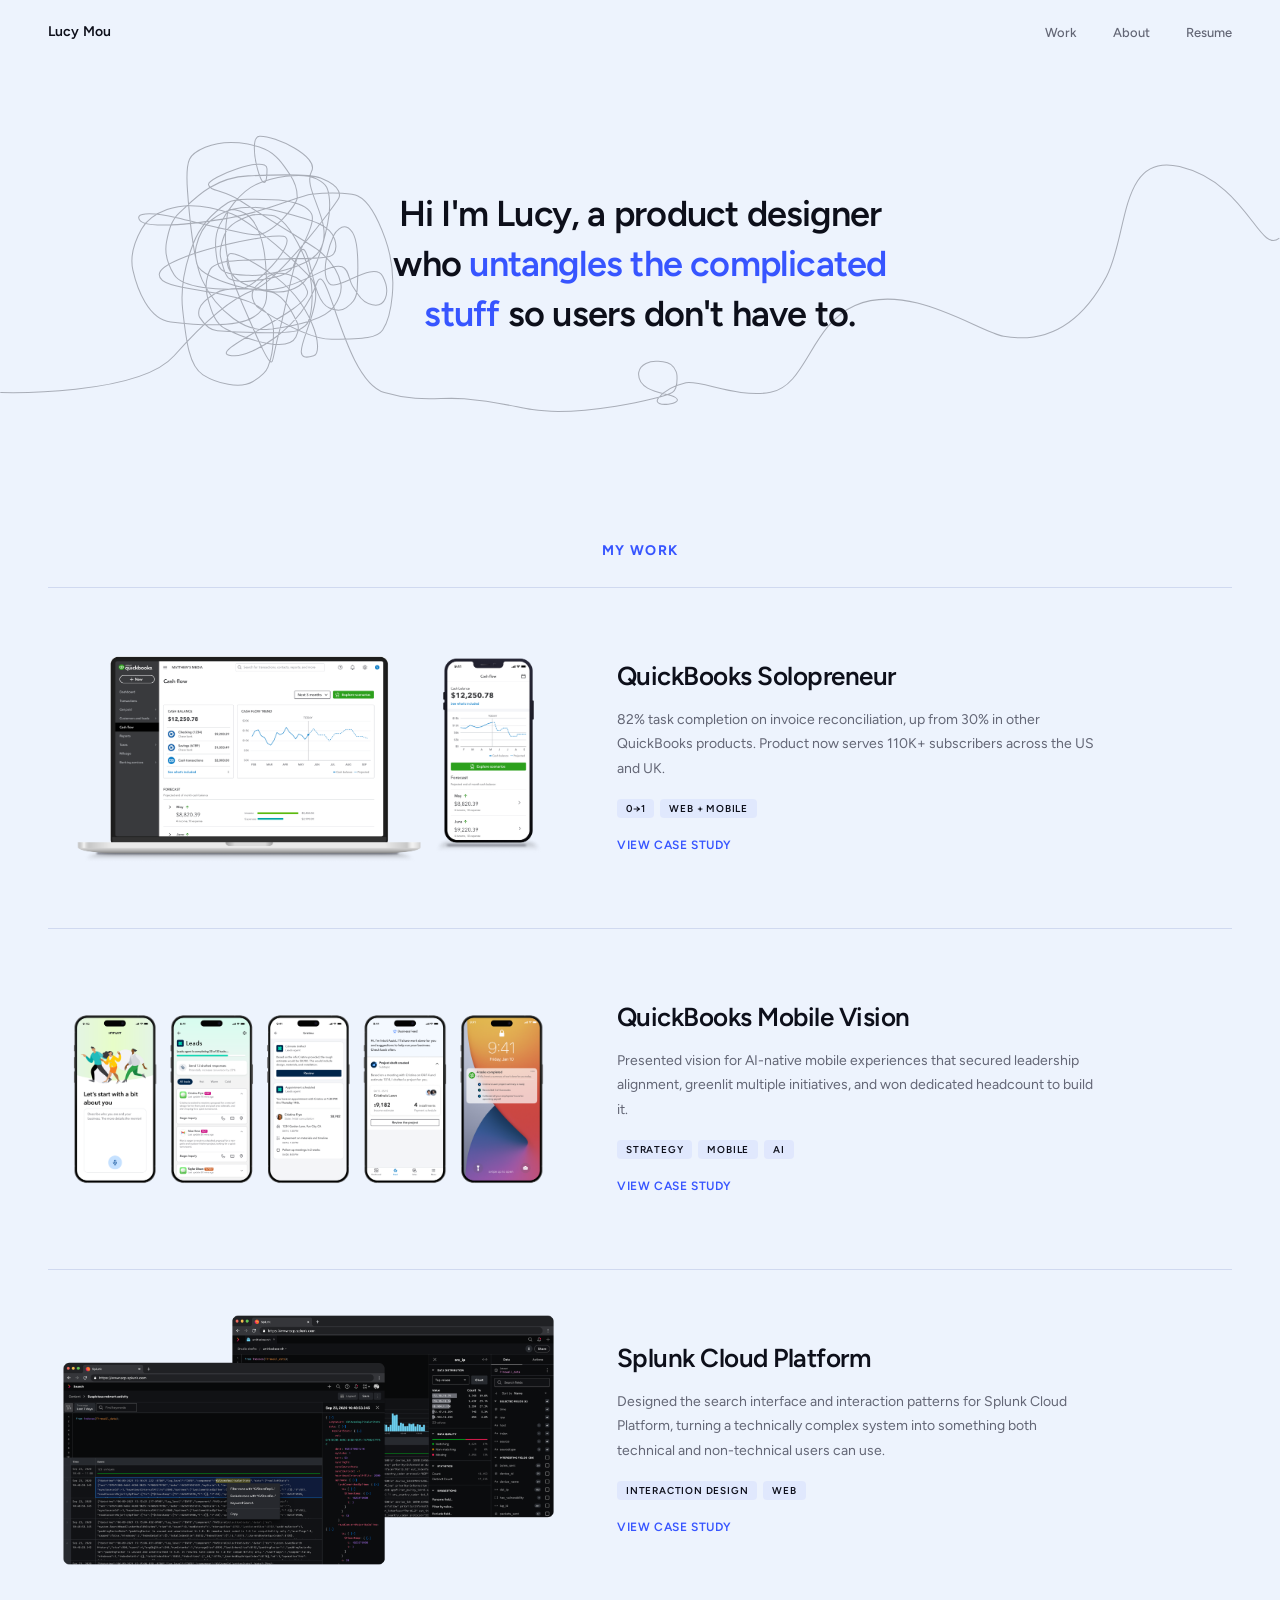
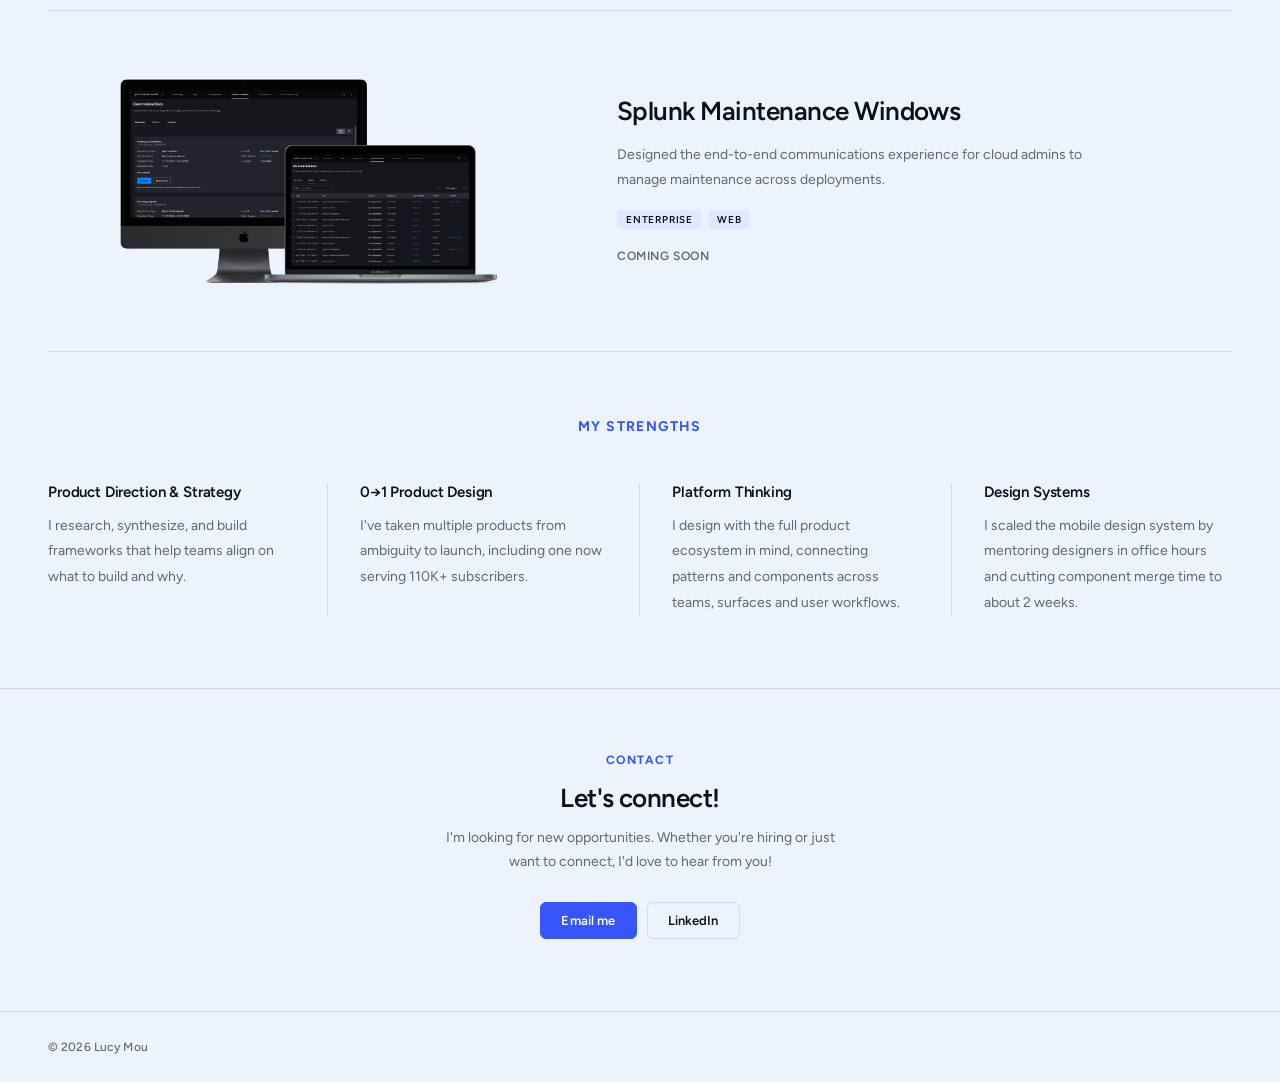
<file: index.html>
<!DOCTYPE html>
<html lang="en">
<head>
  <meta charset="UTF-8">
  <meta name="viewport" content="width=device-width, initial-scale=1.0">
  <title>Lucy Mou — Product Designer</title>
  <meta name="description" content="Lucy Mou is a senior product designer with 8 years of experience in fintech and B2B software.">
  <link rel="stylesheet" href="styles.css">
  <link rel="preconnect" href="https://fonts.googleapis.com">
  <link rel="preconnect" href="https://fonts.gstatic.com" crossorigin>
  <link href="https://fonts.googleapis.com/css2?family=Figtree:wght@300;400;500;600;700;800&display=swap" rel="stylesheet">

  <style>
    /* Homepage-specific: hero with scribble illustration */
    .hero {
      position: relative;
      height: 420px;
      overflow: hidden;
      display: flex;
      align-items: center;
      justify-content: center;
    }

    .hero__scribble {
      position: absolute;
      top: 0;
      left: 0;
      width: 100%;
      height: 100%;
      opacity: 0.3;
      pointer-events: none;
    }

    .hero__text {
      position: relative;
      z-index: 2;
      max-width: 760px;
      padding: 0 64px;
      text-align: center;
      margin-top: -20px;
    }

    .hero__headline {
      font-size: 40px;
      font-weight: 600;
      line-height: 1.38;
      letter-spacing: -0.022em;
      color: var(--ink);
    }

    .hero__headline .accent {
      color: var(--blue);
    }

    @media (max-width: 1280px) {
      .hero__text { max-width: 680px; }
      .hero__headline { font-size: 36px; }
    }

    @media (max-width: 768px) {
      .hero { height: auto; padding: 160px 24px 48px; }
      .hero__text { max-width: 100%; padding: 0 24px; margin-top: 0; }
      .hero__headline { font-size: 28px; }
    }
  </style>
</head>
<body>

  <!-- NAVIGATION -->
  <nav class="nav" id="main-nav">
    <a href="index.html" class="nav__name">Lucy Mou</a>
    <ul class="nav__links">
      <li><a href="#work">Work</a></li>
      <li><a href="about.html">About</a></li>
      <li><a href="lm_resume.pdf" target="_blank" rel="noopener" id="nav-resume-link">Resume</a></li>
    </ul>
  </nav>

  <!-- HERO -->
  <section class="hero" aria-label="Introduction">

    <svg class="hero__scribble"
         viewBox="0 0 1848 400"
         preserveAspectRatio="xMinYMid meet"
         fill="none"
         xmlns="http://www.w3.org/2000/svg"
         aria-hidden="true">
      <path d="M1 371.176C1.42388 371.176 199.618 376.673 251.413 318.018C297.192 266.175 335.12 234.684 365.544 223.372M365.544 223.372C403.525 209.249 482.339 102.186 488.824 91.0675C490.559 88.0927 490.413 83.9384 488.777 80.0793C485.121 71.4551 474.231 66.1101 462.924 61.4733C450.206 56.2577 411.273 55.8908 358.362 58.3552C306.633 60.7646 279.167 93.4317 259.24 111.387C247.002 122.414 243.473 137.545 240.369 153.784C237.246 170.125 243.471 188.336 251.413 201.15C263.759 221.074 318.824 223.37 348.34 221.436C367.514 220.18 426 159.284 412.5 146.973C401.588 137.023 232.5 172.973 230 200.117C226.915 233.61 395.288 212.104 394.888 281.829C394.718 311.368 391.158 322.735 386.817 334.547C383.839 342.65 375.627 348.977 365.322 355.194C346.332 366.653 312.723 357.813 293.023 345.581C273.338 333.357 268.9 298.175 263.716 251.625C259.795 216.422 269.198 181.588 278.795 156.629C291.278 124.163 313.373 107.293 328.893 97.0693C335.486 92.7258 345.423 92.3247 357.133 92.2192C384.714 91.9706 436.629 90.5216 449.709 112.937C457.781 126.769 427.229 175.068 425.529 183.438C421.608 202.735 394.293 206.144 363.82 209.939C347.855 211.927 336.974 209.513 331.367 206.86C325.607 204.134 321.913 191.156 318.499 175.73C316.45 166.475 319.411 156.115 323.796 144.012C329.762 127.545 347.887 120.449 361.926 115.43C368.564 113.057 379.305 114.091 391.286 115.156C409.403 116.767 424.675 143.907 435.538 166.702C460.996 220.124 447.114 264.274 444.89 269.321C442.664 274.372 437.198 277.596 431.829 280.611C420.623 286.904 353.518 284.883 313.891 281.981C300.908 281.029 293.529 270.761 288.532 262.993C286.171 259.323 286.579 254.907 287.674 250.798C289.948 242.273 299.768 234.52 311.212 227.716C328.028 217.717 365.344 220.738 391.406 226.028C408.116 229.42 420.706 252.072 429.017 270.09C432.223 277.04 430.235 284.814 427.172 291.017C416.126 313.388 358.584 295.964 326.164 279.529C310.407 271.541 305.129 253.901 299.691 233.965C294.978 216.688 299.21 200.932 303.496 193.326C306.734 187.58 313.256 185.525 321.388 183.047C333.839 179.254 385.518 179.049 452.945 177.091C476.864 176.396 479.75 173.451 481.778 170.694C485.756 165.285 485.653 157.931 483.34 150.231C477.113 129.495 453.972 123.11 402.388 109.56C343.14 93.9961 317.305 112.809 304.77 122.395C292.206 132.005 286.744 145.756 283.295 159.867C280.769 170.202 282.764 179.472 284.158 185.27C287.414 198.818 318.87 211.668 351.173 219.809C393.33 230.434 423.815 215.903 465.556 195.804C480.391 188.661 488.978 187.798 493.906 189.558C503.864 193.116 503.253 208.332 508.964 217.231L516.645 229.202C526.552 244.641 549.168 252.226 556.214 235.289C559.485 227.425 559.671 216.95 552.488 203.336C540 179.67 486.5 226.028 475.478 213.932C460.969 198.011 476.732 155.217 482.132 143.656C483.681 140.34 486.732 137.349 489.696 134.964C492.66 132.578 495.917 131.151 499.757 132.305C503.596 133.46 507.92 137.24 511.051 144.284C518.336 160.67 517.403 191.135 515.704 221.802C514.856 237.116 507.084 243.351 500.048 248.609C493.051 253.837 483.474 252.494 475.478 249.103C451.929 239.118 450.08 177.91 439.838 165.841C428.19 152.116 414.28 241.204 405.367 274.696C395.057 313.441 394.938 323.019 392.861 326.258C388.388 333.23 370.492 290.282 348.935 240.756C317.271 168.008 325.355 131.158 328.907 109.503C329.393 106.538 334.023 106.409 339.118 107.269C351.473 109.354 360.824 116.699 365.811 124.035C380.429 145.54 385.262 177.769 384.989 229.986C384.89 248.943 373.825 257.034 366.649 261.783C348.423 273.846 304.152 276.069 246.435 269.19C214.107 265.337 197.811 221 191.862 194.415C187.471 174.795 194.236 152.981 204.453 134.948C214.452 117.303 230.271 110.913 241.128 106.953C272.943 95.3511 306.079 102.955 334.327 112.937C345.753 116.973 360.677 127.655 381.106 143.773C401.534 159.892 426.335 182.697 446.422 202.97C482.298 239.176 400.762 334.942 452.945 318.018C468.5 312.973 452.316 240.764 389.981 198.709C354.452 174.74 338.17 170.441 333.128 170.489C330.652 170.512 328.862 173.605 328.202 177.337C326.672 185.997 330.813 194.26 335.125 200.117C344.62 213.012 361.02 219.893 391.801 225.137C409.368 228.129 422.83 222.758 431.418 217.273C452.439 203.846 463.31 173.24 473.05 127.331C479.082 98.9003 474.34 79.9305 471.632 74.7385C468.795 69.2992 462.912 65.7311 456.934 62.7099C434.167 51.2024 390.272 61.8371 371.431 69.9742C345.946 80.9807 326.344 111.024 317.197 129.064C308.834 145.557 311.059 169.258 314.586 185.012C318.056 200.51 338.088 200.694 359.174 201.934C381.594 203.252 445.756 190.845 461.083 166.788M365.544 223.372C364.097 226.93 363.592 231.183 364.728 235.589C365.863 239.996 367.751 245.486 374.783 249.981C414.024 275.068 451.189 294.621 479.617 294.324C527.179 293.826 544.785 292.358 552.488 280.87C563.769 264.047 576.988 207.772 556.227 149.288C547.657 125.146 534.978 95.8967 516.658 87.2863C510.132 84.2192 484.5 81.204 449.709 84.795C430.755 86.7514 387.296 110.347 321.661 120.759C262.874 130.085 201.375 134.912 200.234 118.681C200.072 116.38 201.98 113.943 209.804 113.288C217.629 112.634 231.114 113.075 255.221 118.825C313.612 132.753 353.235 142.902 368.672 143.384C393.016 144.144 429.017 99.7681 429.017 90.4356C429.017 86.4678 430.482 74.623 418.765 56.8132C409.351 42.5047 398.458 26.2057 381.79 19.4174C365.707 12.8675 329.378 3.23881 296.338 17.114C286.009 21.4517 277.089 26.6397 273.597 34.4163C270.965 40.2761 268.586 51.0003 270.708 80.0008C274.74 135.117 280.92 184.728 292.123 209.184C299.929 226.224 313.95 247.314 336.92 264.229C351.02 274.613 367.028 282.199 388.391 279.839C431.981 275.022 470.721 264.182 482.396 246.599C488.954 236.722 494.06 224.451 492.088 213.932C489.614 200.728 483.435 186.044 461.083 166.788M365.544 223.372C368.317 216.553 377.55 209.975 387.729 203.336C400.907 194.742 435.085 199.044 443.691 224.38C452.945 251.625 279.727 318.018 339.118 318.018C363.82 318.018 433.107 280.679 457.087 213.932C472.644 170.628 495.281 353.294 554.965 371.176C604.5 386.018 636.41 377.176 670.227 380.213C720.632 384.74 745.368 392.151 768.455 395.787C835.804 406.396 955.903 380.198 970.796 370.839C977.755 366.466 977.695 352.242 977.334 346.214C977.224 344.39 976.777 342.61 976.124 340.904C973.078 332.943 965.747 327.425 957.254 326.702L950.302 326.11C938.192 325.079 924.378 330.155 922.172 342.106C922.084 342.583 922.025 343.041 922 343.473C920.418 371.016 964.119 371.992 974.263 377.752C992.141 387.904 938.996 394.265 950.455 379.437C957 370.968 970.997 361.672 990.316 357.139C1010.61 352.377 1065.31 379.712 1112.5 370.839C1165 360.968 1170 273.468 1234.5 245.468C1313.85 211.021 1413.08 283.765 1449 289.968C1518.5 301.968 1565.26 263.91 1597.5 203.468C1629.5 143.468 1615.5 23.878 1703 44.9677C1800.5 68.4677 1817.8 171.183 1846.5 148.468M461.083 166.788C485.592 128.317 435.403 77.8432 449.709 51.9734C461.571 30.5234 396.779 0.15782 374.783 1.01787C352.786 1.87793 385.5 111.89 385.5 47.9734C385.5 27.4734 299.077 60.9267 301 70.9678C302.923 81.0088 321.362 77.6854 346.973 94.288C406.998 133.201 452.237 159.169 461.083 166.788Z"
        stroke="#0D0F1A" stroke-width="1.5" stroke-linecap="round"/>
    </svg>

    <div class="hero__text">
      <h1 class="hero__headline">
        Hi I'm Lucy, a product designer who
        <span class="accent">untangles the complicated stuff</span>
        so users don't have to.
      </h1>
    </div>

  </section>

  <!-- SELECTED WORK -->
  <div class="section-header" id="work">
    <span class="section-label">My work</span>
  </div>

  <div class="cards-list">

    <a href="solopreneur.html" class="card">
      <div class="card__img-wrap">
        <img src="images/homepage/cash flow hero no bg2.png" alt="QuickBooks Solopreneur dashboard and mobile app screens">
      </div>
      <div class="card__body">
        <h2 class="card__title">QuickBooks Solopreneur</h2>
        <p class="card__outcome">82% task completion on invoice reconciliation, up from 30% in other QuickBooks products. Product now serves 110K+ subscribers across the US and UK.</p>
        <div class="card__tags">
          <span class="card__tag">0→1</span>
          <span class="card__tag">Web + Mobile</span>
        </div>
        <span class="card__cta">View case study</span>
      </div>
    </a>

    <a href="mobile_vision.html" class="card">
      <div class="card__img-wrap">
        <img src="images/homepage/mobile vision no bg2.png" alt="QuickBooks Mobile Vision concept screens">
      </div>
      <div class="card__body">
        <h2 class="card__title">QuickBooks Mobile Vision</h2>
        <p class="card__outcome">Presented vision for AI-native mobile experiences that secured leadership alignment, greenlit multiple initiatives, and won dedicated headcount to build it.</p>
        <div class="card__tags">
          <span class="card__tag">Strategy</span>
          <span class="card__tag">Mobile</span>
          <span class="card__tag">AI</span>
        </div>
        <span class="card__cta">View case study</span>
      </div>
    </a>

    <a href="scp.html" class="card">
      <div class="card__img-wrap">
        <img src="images/homepage/scp4.png" alt="Splunk Cloud Platform search interface">
      </div>
      <div class="card__body">
        <h2 class="card__title">Splunk Cloud Platform</h2>
        <p class="card__outcome">Designed the search interface and interaction patterns for Splunk Cloud Platform, turning a technically complex system into something both technical and non-technical users can use.</p>
        <div class="card__tags">
          <span class="card__tag">Interaction design</span>
          <span class="card__tag">Web</span>
        </div>
        <span class="card__cta">View case study</span>
      </div>
    </a>

    <div class="card card--soon">
      <div class="card__img-wrap">
        <img src="images/homepage/maintenance2.png" alt="Splunk Maintenance Windows admin interface">
      </div>
      <div class="card__body">
        <h2 class="card__title">Splunk Maintenance Windows</h2>
        <p class="card__outcome">Designed the end-to-end communications experience for cloud admins to manage maintenance across deployments.</p>
        <div class="card__tags">
          <span class="card__tag">Enterprise</span>
          <span class="card__tag">Web</span>
        </div>
        <span class="card__cta card__cta--soon">Coming soon</span>
      </div>
    </div>

  </div>

  <!-- STRENGTHS -->
  <section class="strengths-section">
    <div class="strengths-header">
      <span class="section-label">My strengths</span>
    </div>
    <div class="strengths-row">

      <div class="strength-item">
        <h3 class="strength-title">Product Direction &amp; Strategy</h3>
        <p class="strength-desc" id="strength-strategy">I research, synthesize, and build frameworks that help teams align on what to build and why.</p>
      </div>

      <div class="strength-item">
        <h3 class="strength-title">0→1 Product Design</h3>
        <p class="strength-desc" id="strength-01">I've taken multiple products from ambiguity to launch, including one now serving 110K+ subscribers.</p>
      </div>

      <div class="strength-item">
        <h3 class="strength-title">Platform Thinking</h3>
        <p class="strength-desc" id="strength-systems">I design with the full product ecosystem in mind, connecting patterns and components across teams, surfaces and user workflows.</p>
      </div>

      <div class="strength-item">
        <h3 class="strength-title">Design Systems</h3>
        <p class="strength-desc" id="strength-design-systems">I scaled the mobile design system by mentoring designers in office hours and cutting component merge time to about 2 weeks.</p>
      </div>

    </div>
  </section>

  <!-- CONTACT -->
  <section class="contact-section">
    <span class="section-label contact-eyebrow">Contact</span>
    <h2 class="contact-heading">Let's connect!</h2>
    <p class="contact-sub">I'm looking for new opportunities. Whether you're hiring or just want to connect, I'd love to hear from you!</p>
    <div class="contact-links">
      <a href="mailto:ymou94@gmail.com" class="contact-btn contact-btn--primary">Email me</a>
      <a href="https://www.linkedin.com/in/y-mou/" target="_blank" rel="noopener" class="contact-btn contact-btn--secondary">LinkedIn</a>
    </div>
  </section>

  <footer class="site-footer">
    <p class="footer-copy">© 2026 Lucy Mou</p>
  </footer>

  <script>
    const nav = document.getElementById('main-nav');
    window.addEventListener('scroll', () => {
      nav.classList.toggle('scrolled', window.scrollY > 20);
    }, { passive: true });
  </script>

  <!-- TAILORED VERSIONS: add a company slug below to customize this page for a specific application.
       Visit index.html?<slug> (e.g. index.html?sofi) to preview. See tailor.js for how this is applied. -->
  <script>
    window.TAILORED = {
      // <company-slug>: {
      //   'strength-strategy': '...',
      //   'strength-01': '...',
      //   'strength-systems': '...'
      // },
      sofi: {
        'strength-strategy': 'I research, synthesize, and build frameworks that help cross-functional teams align on what to build and why.'
      },
    };
  </script>
  <script src="tailor.js"></script>

</body>
</html>
</file>
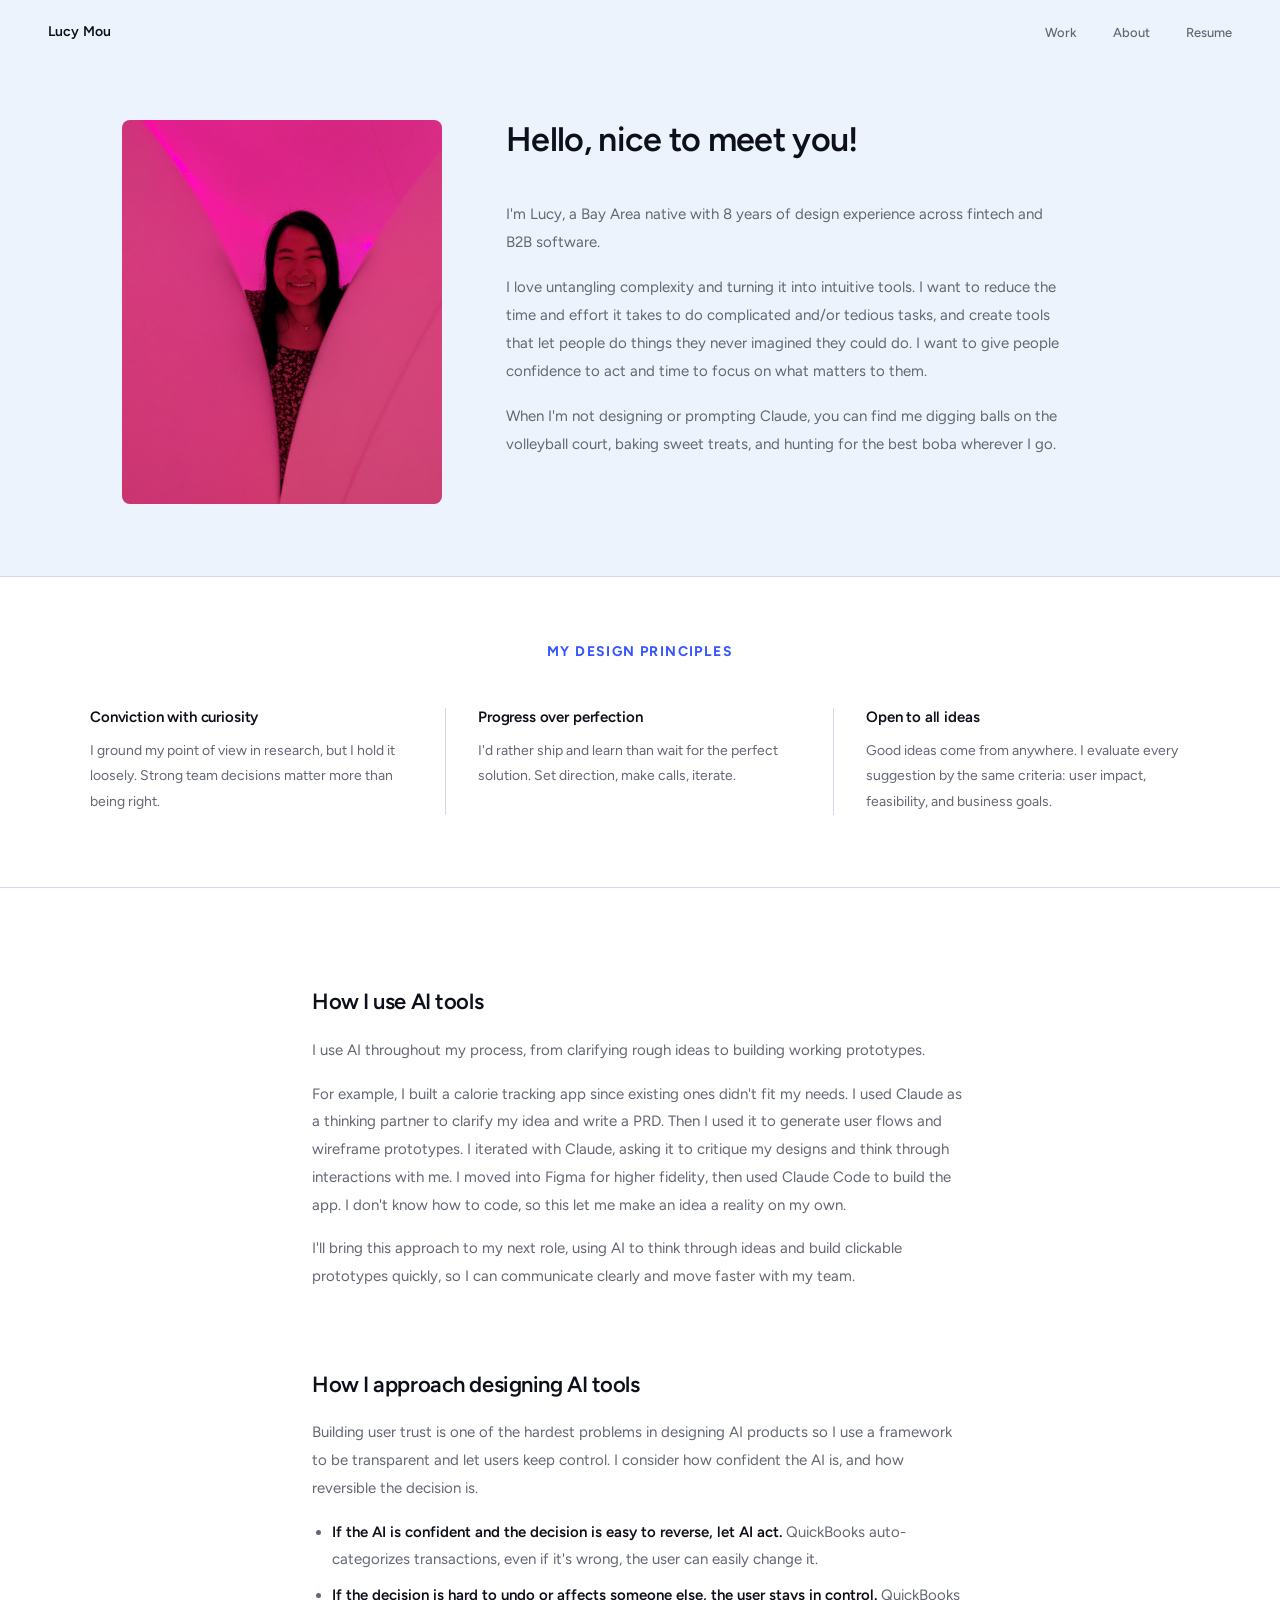
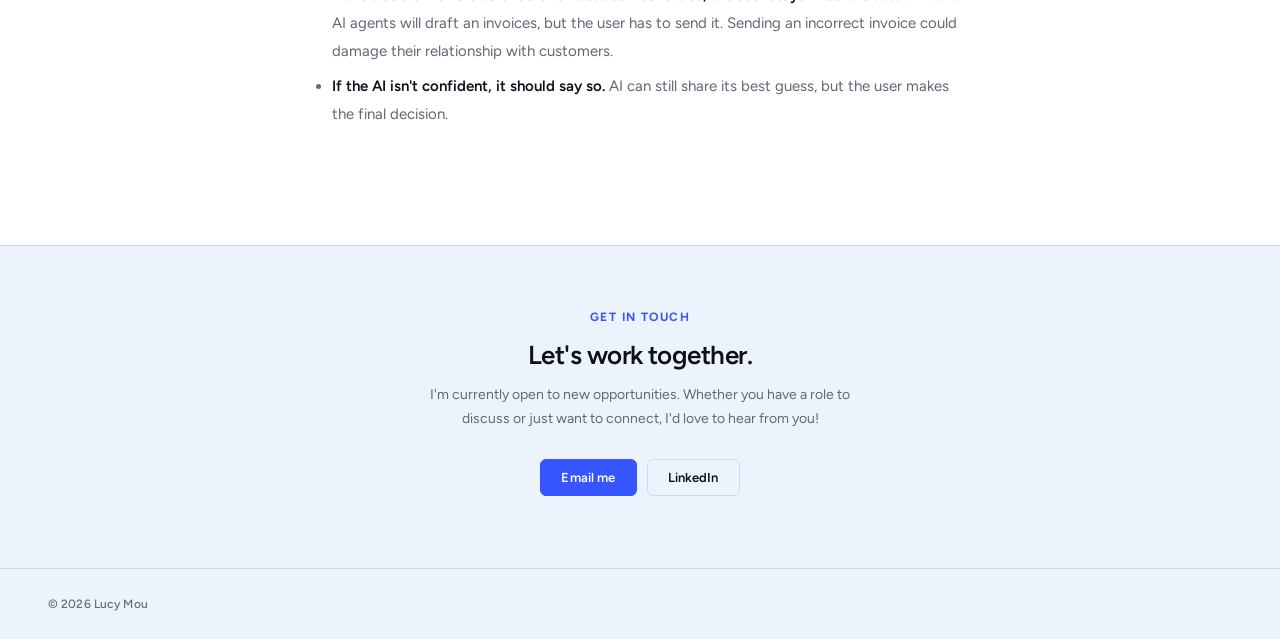
<file: about.html>
<!DOCTYPE html>
<html lang="en">
<head>
  <meta charset="UTF-8">
  <meta name="viewport" content="width=device-width, initial-scale=1.0">
  <title>Lucy Mou — About</title>
  <meta name="description" content="Lucy Mou is a senior product designer with 8 years of experience in fintech and B2B software.">
  <link rel="stylesheet" href="styles.css">
  <link rel="preconnect" href="https://fonts.googleapis.com">
  <link rel="preconnect" href="https://fonts.gstatic.com" crossorigin>
  <link href="https://fonts.googleapis.com/css2?family=Figtree:wght@300;400;500;600;700;800&display=swap" rel="stylesheet">
</head>
<body class="about-page">

  <!-- NAV -->
  <nav class="nav" id="main-nav">
    <a href="index.html" class="nav__name">Lucy Mou</a>
    <ul class="nav__links">
      <li><a href="index.html#work">Work</a></li>
      <li><a href="about.html">About</a></li>
      <li><a href="lm_resume.pdf" target="_blank" rel="noopener" id="nav-resume-link">Resume</a></li>
    </ul>
  </nav>

  <!-- ══════════════════════════════════════
       INTRO
  ══════════════════════════════════════ -->
  <section class="about-hero">
    <div class="w-wide">
      <div class="about-hero__grid">
        <div class="about-hero__photo">
          <img src="images/me.jpeg" alt="Lucy Mou">
        </div>
        <div class="about-hero__intro">
          <h1 class="about-hero__heading">Hello, nice to meet you!</h1>
          <p>I'm Lucy, a Bay Area native with 8 years of design experience across fintech and B2B software.</p>
          <p id="about-intro-philosophy">I love untangling complexity and turning it into intuitive tools. I want to reduce the time and effort it takes to do complicated and/or tedious tasks, and create tools that let people do things they never imagined they could do. I want to give people confidence to act and time to focus on what matters to them.</p>
          <p>When I'm not designing or prompting Claude, you can find me digging balls on the volleyball court, baking sweet treats, and hunting for the best boba wherever I go.</p>
        </div>
      </div>
    </div>
  </section>

  <!-- ══════════════════════════════════════
       MY DESIGN PRINCIPLES
  ══════════════════════════════════════ -->
  <section class="strengths-section about-strengths--divided">
    <div class="strengths-header">
      <span class="section-label">My design principles</span>
    </div>
    <div class="strengths-row strengths-row--3">

      <div class="strength-item">
        <h3 class="strength-title">Conviction with curiosity</h3>
        <p class="strength-desc" id="principle-conviction">I ground my point of view in research, but I hold it loosely. Strong team decisions matter more than being right.</p>
      </div>

      <div class="strength-item">
        <h3 class="strength-title">Progress over perfection</h3>
        <p class="strength-desc">I'd rather ship and learn than wait for the perfect solution. Set direction, make calls, iterate.</p>
      </div>

      <div class="strength-item">
        <h3 class="strength-title">Open to all ideas</h3>
        <p class="strength-desc">Good ideas come from anywhere. I evaluate every suggestion by the same criteria: user impact, feasibility, and business goals.</p>
      </div>

      <div class="strength-item strength-item--spacer" aria-hidden="true"></div>

    </div>
  </section>

  <main>
    <!-- ══════════════════════════════════════
         HOW I USE AI TOOLS
    ══════════════════════════════════════ -->
    <section class="cs-section about-ai-section--first">
      <div class="w">
        <h2>How I use AI tools</h2>
        <p>I use AI throughout my process, from clarifying rough ideas to building working prototypes.</p>
        <p>For example, I built a calorie tracking app since existing ones didn't fit my needs. I used Claude as a thinking partner to clarify my idea and write a PRD. Then I used it to generate user flows and wireframe prototypes. I iterated with Claude, asking it to critique my designs and think through interactions with me. I moved into Figma for higher fidelity, then used Claude Code to build the app. I don't know how to code, so this let me make an idea a reality on my own.</p>
        <p>I'll bring this approach to my next role, using AI to think through ideas and build clickable prototypes quickly, so I can communicate clearly and move faster with my team.</p>
      </div>
    </section>

    <!-- ══════════════════════════════════════
         HOW I APPROACH DESIGNING AI TOOLS
    ══════════════════════════════════════ -->
    <section class="cs-section about-ai-section--second">
      <div class="w">
        <h2>How I approach designing AI tools</h2>
        <p>Building user trust is one of the hardest problems in designing AI products so I use a framework to be transparent and let users keep control. I consider how confident the AI is, and how reversible the decision is.</p>
        <ul>
          <li><strong>If the AI is confident and the decision is easy to reverse, let AI act.</strong> QuickBooks auto-categorizes transactions, even if it's wrong, the user can easily change it.</li>
          <li><strong>If the decision is hard to undo or affects someone else, the user stays in control.</strong> QuickBooks AI agents will draft an invoices, but the user has to send it. Sending an incorrect invoice could damage their relationship with customers.</li>
          <li><strong>If the AI isn't confident, it should say so.</strong> AI can still share its best guess, but the user makes the final decision.</li>
        </ul>
      </div>
    </section>
  </main>

  <!-- CONTACT -->
  <section class="contact-section">
    <span class="section-label contact-eyebrow">Get in touch</span>
    <h2 class="contact-heading">Let's work together.</h2>
    <p class="contact-sub">I'm currently open to new opportunities. Whether you have a role to discuss or just want to connect, I'd love to hear from you!</p>
    <div class="contact-links">
      <a href="mailto:ymou94@gmail.com" class="contact-btn contact-btn--primary">Email me</a>
      <a href="https://www.linkedin.com/in/y-mou/" target="_blank" rel="noopener" class="contact-btn contact-btn--secondary">LinkedIn</a>
    </div>
  </section>

  <footer class="site-footer">
    <p class="footer-copy">© 2026 Lucy Mou</p>
  </footer>

  <script>
    const nav = document.getElementById('main-nav');
    window.addEventListener('scroll', () => {
      nav.classList.toggle('scrolled', window.scrollY > 20);
    }, { passive: true });
  </script>

  <!-- TAILORED VERSIONS: see index.html and tailor.js for how this works -->
  <script>
    window.TAILORED = {
      // <company-slug>: {
      //   'about-intro-philosophy': '...'
      // },
      sofi: {
        'principle-conviction': 'I ground my point of view in research, but I hold it loosely. Strong decisions with my cross-functional team matter more than being right.'
      },
    };
  </script>
  <script src="tailor.js"></script>

</body>
</html>
</file>
<file: styles.css>
/* ============================================================
   LUCY MOU PORTFOLIO — styles.css
   Shared stylesheet for all pages.
   ============================================================ */

/* ============================================================
   DESIGN TOKENS
   ============================================================ */
:root {
  --bg:         #EDF3FD;
  --surface:    #FFFFFF;
  --ink:        #0D0F1A;
  --ink-soft:   #636675;
  --ink-xsoft:  #A4A7B5;
  --blue:       #3755FF;
  --blue-hover: rgba(55, 85, 255, 0.03);
  --blue-tag:   rgba(55, 85, 255, 0.07);
  --rule:       #D0D9F0;
  --nav-bg:     rgba(237, 243, 253, 0.88);
  --nav-h:      64px;
  --ease:       cubic-bezier(0.4, 0, 0.2, 1);
  --error:      #D6493F;
}

/* ============================================================
   RESET & BASE
   ============================================================ */
*, *::before, *::after {
  box-sizing: border-box;
  margin: 0;
  padding: 0;
}

html { scroll-behavior: smooth; }

body {
  font-family: 'Figtree', sans-serif;
  background: var(--bg);
  color: var(--ink);
  -webkit-font-smoothing: antialiased;
  overflow-x: hidden;
}

img { display: block; max-width: 100%; }
a   { color: inherit; text-decoration: none; }

/* ============================================================
   NAVIGATION — sticky with backdrop blur
   ============================================================ */
.nav {
  position: sticky;
  top: 0;
  z-index: 100;
  display: flex;
  justify-content: space-between;
  align-items: center;
  padding: 0 64px;
  height: var(--nav-h);
  background: var(--nav-bg);
  backdrop-filter: blur(12px);
  -webkit-backdrop-filter: blur(12px);
  border-bottom: 1px solid transparent;
  transition: border-color 0.2s var(--ease);
}

.nav.scrolled { border-bottom-color: var(--rule); }

.nav__name {
  font-size: 14px;
  font-weight: 600;
  letter-spacing: 0.01em;
  color: var(--ink);
}

.nav__links {
  display: flex;
  gap: 36px;
  list-style: none;
}

.nav__links a {
  font-size: 13px;
  font-weight: 500;
  color: var(--ink-soft);
  transition: color 0.15s var(--ease);
}

.nav__links a:hover { color: var(--ink); }

/* ============================================================
   SHARED SECTION LABEL
   ============================================================ */
.section-label {
  font-size: 12px;
  font-weight: 700;
  letter-spacing: 0.12em;
  text-transform: uppercase;
  color: var(--blue);
}

.section-header {
  text-align: center;
  padding: 64px 64px 32px;
}

.section-header .section-label {
  font-size: 14px;
  letter-spacing: 0.1em;
}

/* ============================================================
   CASE STUDY CARDS — horizontal stacked list
   ============================================================ */
.cards-list {
  padding: 0 64px;
  display: flex;
  flex-direction: column;
}

.card {
  display: grid;
  grid-template-columns: 44% 1fr;
  border-top: 1px solid var(--rule);
  text-decoration: none;
  color: inherit;
  transition: background 0.2s var(--ease);
  cursor: pointer;
}

.cards-list .card:last-child { border-bottom: 1px solid var(--rule); }
.card:hover                  { background: var(--blue-hover); }

.card__img-wrap {
  height: 340px;
  overflow: hidden;
  background: var(--bg);
  transition: background 0.2s var(--ease);
}

.card:hover .card__img-wrap { background: transparent; }

.card__img-wrap img {
  width: 100%;
  height: 100%;
  object-fit: contain;
  display: block;
  transition: transform 0.45s ease;
}

.card:hover .card__img-wrap img { transform: scale(1.03); }

.card__body {
  padding: 40px 0 40px 48px;
  display: flex;
  flex-direction: column;
  justify-content: center;
  gap: 16px;
}

.card__title {
  font-size: 26px;
  font-weight: 600;
  line-height: 1.2;
  letter-spacing: -0.02em;
  color: var(--ink);
}

.card__outcome {
  font-size: 14px;
  font-weight: 400;
  line-height: 1.75;
  color: var(--ink-soft);
  max-width: 480px;
}

.card__tags {
  display: flex;
  gap: 6px;
  flex-wrap: wrap;
  margin-top: 2px;
}

.card__tag {
  font-size: 10px;
  font-weight: 600;
  letter-spacing: 0.08em;
  text-transform: uppercase;
  color: var(--ink);
  background: var(--blue-tag);
  border-radius: 4px;
  padding: 3px 9px;
}

.card__cta {
  position: relative;
  display: inline-block;
  align-self: flex-start;
  font-size: 12px;
  font-weight: 600;
  letter-spacing: 0.05em;
  text-transform: uppercase;
  color: var(--blue);
  margin-top: 4px;
  padding-bottom: 3px;
}

.card__cta::after {
  content: '';
  position: absolute;
  left: 0;
  bottom: 0;
  width: 100%;
  height: 1.5px;
  background: var(--blue);
  opacity: 0;
  transition: opacity 0.15s var(--ease);
}

.card:hover .card__cta::after { opacity: 1; }

/* -- Disabled / "coming soon" card -- */
.card--soon                       { cursor: default; }
.card--soon:hover                 { background: transparent; }
.card--soon:hover .card__img-wrap { background: var(--bg); }
.card--soon:hover .card__img-wrap img { transform: none; }

.card__cta--soon {
  color: var(--ink-soft);
}

.card__cta--soon::after { display: none; }

/* ============================================================
   STRENGTHS — 3 columns
   ============================================================ */
.strengths-section {
  padding: 120px 64px;
}

.strengths-header {
  text-align: center;
  margin-bottom: 48px;
}

.strengths-header .section-label {
  font-size: 14px;
  letter-spacing: 0.1em;
}

.strengths-row {
  display: grid;
  /* Outer columns lose one side of padding (below), so they're narrower by
     that amount — keeps text width identical across all four items. */
  grid-template-columns: calc(25% - 16px) calc(25% + 16px) calc(25% + 16px) calc(25% - 16px);
  max-width: 1400px;
  margin: 0 auto;
}

/* 3-column variant: same edge-compensation logic, solved for 3 items
   (1 interior column instead of 2, so it alone carries the +32px offset). */
.strengths-row--3 {
  grid-template-columns: calc(33.333% - 10.667px) calc(33.333% + 21.333px) calc(33.333% - 10.667px);
  max-width: 1100px;
}

.strength-item--spacer { display: none; }

.strength-item {
  padding: 0 32px;
  border-right: 1px solid var(--rule);
}

.strength-item:first-child { padding-left: 0; }
.strength-item:last-child  { padding-right: 0; border-right: none; }

/* In the 3-column variant the hidden spacer is the actual last DOM child,
   so :last-child doesn't reach the visible last item — target it directly. */
.strengths-row--3 .strength-item:nth-child(3) {
  padding-right: 0;
  border-right: none;
}

.strength-title {
  font-size: 15px;
  font-weight: 600;
  letter-spacing: -0.01em;
  color: var(--ink);
  line-height: 1.3;
  margin-bottom: 10px;
}

.strength-desc {
  font-size: 14px;
  font-weight: 400;
  line-height: 1.85;
  color: var(--ink-soft);
}

/* ============================================================
   CONTACT SECTION
   ============================================================ */
.contact-section {
  padding: 72px 64px 80px;
  border-top: 1px solid var(--rule);
  text-align: center;
}

.contact-eyebrow { display: block; margin-bottom: 16px; }

.contact-heading {
  font-size: 26px;
  font-weight: 600;
  letter-spacing: -0.02em;
  line-height: 1.2;
  color: var(--ink);
  margin-bottom: 12px;
}

.contact-sub {
  font-size: 14px;
  font-weight: 400;
  line-height: 1.7;
  color: var(--ink-soft);
  max-width: 420px;
  margin: 0 auto 28px;
}

.contact-links {
  display: flex;
  justify-content: center;
  gap: 10px;
}

.contact-btn {
  display: inline-flex;
  align-items: center;
  padding: 10px 20px;
  border-radius: 6px;
  font-family: 'Figtree', sans-serif;
  font-size: 13px;
  font-weight: 600;
  letter-spacing: 0.01em;
  text-decoration: none;
  transition: all 0.15s var(--ease);
}

.contact-btn--primary {
  background: var(--blue);
  color: #fff;
  border: 1.5px solid var(--blue);
}

.contact-btn--primary:hover { opacity: 0.9; }

.contact-btn--secondary {
  background: transparent;
  color: var(--ink);
  border: 1.5px solid var(--rule);
}

.contact-btn--secondary:hover {
  border-color: var(--ink-soft);
  background: rgba(13, 15, 26, 0.05);
}

/* ============================================================
   SITE FOOTER — icon only
   ============================================================ */
.site-footer {
  display: flex;
  align-items: center;
  justify-content: center;
  gap: 20px;
  padding: 28px 64px;
  border-top: 1px solid var(--rule);
  background: var(--bg);
}

.footer-icon {
  display: flex;
  align-items: center;
  justify-content: center;
  color: var(--ink-soft);
  transition: color 0.15s var(--ease);
}

.footer-icon:hover { color: var(--ink); }

.footer-copy {
  font-size: 12px;
  font-weight: 500;
  color: var(--ink-soft);
  letter-spacing: 0.01em;
  margin-right: auto;
}

.site-footer--cs {
  justify-content: space-between;
}

.footer-icons {
  display: flex;
  align-items: center;
  gap: 16px;
}

/* ============================================================
   RESPONSIVE — 1280px
   ============================================================ */
@media (max-width: 1280px) {
  .nav                { padding: 0 48px; }
  .cards-list         { padding: 0 48px; }
  .strengths-section  { padding: 64px 48px 72px; }
  .contact-section    { padding: 64px 48px 72px; }
  .section-header     { padding: 56px 48px 28px; }
  .site-footer        { padding: 28px 48px; }
}

/* ============================================================
   RESPONSIVE — 900px (strengths: 4 → 2 columns to protect line length)
   ============================================================ */
@media (max-width: 900px) {
  .strengths-row {
    grid-template-columns: repeat(2, 1fr);
    row-gap: 32px;
  }

  /* 2x2 wrap changes which items sit on the outer edge, so the desktop
     padding trick no longer applies — go back to symmetric padding. */
  .strength-item:first-child,
  .strength-item:last-child {
    padding: 0 32px;
  }

  .strength-item:nth-child(2n) { border-right: none; }

  .strength-item:nth-child(n+3) {
    padding-top: 32px;
    border-top: 1px solid var(--rule);
    /* Bottom-row items sit right under the horizontal divider, so a plain
       border-right would touch it at the corner. Draw the vertical divider
       as a background line instead, inset from the top to leave a gap. */
    border-right: none;
    background-image: linear-gradient(var(--rule), var(--rule));
    background-repeat: no-repeat;
    background-position: right 0 top 24px;
    background-size: 1px calc(100% - 24px);
  }

  .strength-item:nth-child(2n) { background-image: none; }

  .strength-item:last-child { border-right: none; }

  /* 3-item rows have an empty bottom-right cell — show the spacer so the
     divider line spans the full width instead of stopping under column 1. */
  .strengths-row--3 .strength-item--spacer { display: block; }
}

/* ============================================================
   RESPONSIVE — 768px (tablet)
   ============================================================ */
@media (max-width: 768px) {
  :root { --nav-h: 56px; }

  .nav         { padding: 0 24px; }
  .nav__links  { gap: 20px; }

  .section-header { padding: 48px 24px 24px; }
  .cards-list     { padding: 0 24px; }

  .card { grid-template-columns: 1fr; }
  .card__img-wrap { height: 220px; }
  .card__body     { padding: 24px 24px 28px; }

  .strengths-section { padding: 48px 24px 56px; }

  .strengths-row {
    grid-template-columns: 1fr;
    max-width: 100%;
    gap: 32px;
  }

  /* Override the 900px breakpoint's edge-padding and vertical-divider rules —
     both media queries are active at once below 768px, and those selectors
     are more specific than a bare .strength-item reset. */
  .strength-item,
  .strength-item:first-child,
  .strength-item:last-child,
  .strength-item:nth-child(n+3) {
    padding: 0 0 32px;
    border-right: none;
    border-top: none;
    background-image: none;
    border-bottom: 1px solid var(--rule);
  }

  .strength-item:last-child { border-bottom: none; padding-bottom: 0; }

  /* In the 3-column variant the hidden spacer is the actual last DOM child,
     so :last-child no longer targets the visible last item — target it
     directly to drop its trailing divider. */
  .strengths-row--3 .strength-item:nth-child(3) {
    border-bottom: none;
    padding-bottom: 0;
  }

  .strengths-row--3 .strength-item--spacer { display: none; }

  .contact-section { padding: 48px 24px 56px; }
  .site-footer     { padding: 24px; }
}

/* ============================================================
   RESPONSIVE — 375px (mobile)
   ============================================================ */
@media (max-width: 375px) {
  .nav__name   { font-size: 13px; }
  .nav__links a { font-size: 12px; }
  .nav__links  { gap: 16px; }
  .card__title { font-size: 22px; }
  .contact-links { flex-direction: column; align-items: center; }
}


/* ============================================================
   CASE STUDY — shared across all case study pages
   ============================================================ */

/* -- Reading progress bar -- */
.progress-bar {
  position: fixed;
  top: var(--nav-h);
  left: 0;
  width: 0%;
  height: 2px;
  background: var(--blue);
  z-index: 200;
  transition: width 0.08s linear;
}

/* -- Layout containers -- */
.w      { max-width: 720px; margin: 0 auto; padding: 0 32px; }
.w-wide { max-width: 1100px; margin: 0 auto; padding: 0 32px; }

/* -- Scoped typography -- */
main h2     { font-size: 22px; font-weight: 600; letter-spacing: -0.02em; color: var(--ink); margin: 0 0 20px; line-height: 1.3; }
main h3     { font-size: 15px; font-weight: 600; letter-spacing: -0.005em; color: var(--ink); margin: 36px 0 10px; }
main p      { font-size: 15px; line-height: 1.85; color: var(--ink-soft); margin: 0 0 16px; }
main ul     { padding-left: 20px; margin: 0 0 16px; }
main li     { font-size: 15px; line-height: 1.85; color: var(--ink-soft); margin-bottom: 8px; }
main strong { font-weight: 600; color: var(--ink); }

/* ── HERO ── */
.cs-hero {
  background: var(--bg);
  padding: 32px 0 32px;
}

.cs-hero__tags {
  display: flex;
  flex-wrap: wrap;
  gap: 6px;
  margin-bottom: 12px;
}

.cs-hero__tag {
  font-size: 10px;
  font-weight: 600;
  letter-spacing: 0.08em;
  text-transform: uppercase;
  color: var(--ink);
  background: var(--blue-tag);
  border-radius: 4px;
  padding: 3px 9px;
}

.cs-hero__title {
  font-size: 36px;
  font-weight: 600;
  letter-spacing: -0.025em;
  line-height: 1.1;
  color: var(--ink);
  margin-bottom: 16px;
}

.cs-hero__sub {
  font-size: 16px;
  font-weight: 400;
  color: var(--ink-soft);
  line-height: 1.6;
  max-width: 480px;
  margin: 0;
}

/* ── Hero metadata grid (My Role) ── */
.cs-hero-meta {
  display: grid;
  grid-template-columns: 1fr 1fr;
  gap: 20px 40px;
  margin-top: 32px;
  padding-top: 28px;
  border-top: 1px solid var(--rule);
}

.cs-hero-meta__label {
  font-size: 10px;
  font-weight: 600;
  letter-spacing: 0.1em;
  text-transform: uppercase;
  color: var(--ink);
  display: block;
  margin-bottom: 5px;
}

.cs-hero-meta__text {
  font-size: 12px;
  color: var(--ink-soft);
  line-height: 1.6;
}

/* ── Hero image — full bleed ── */
.img-hero {
  width: 100%;
  height: 560px;
  background: #C8D3F8;
  display: flex;
  flex-direction: column;
  align-items: center;
  justify-content: center;
  gap: 12px;
  color: rgba(55, 85, 255, 0.45);
  font-family: 'Figtree', sans-serif;
  font-size: 13px;
  font-weight: 600;
  letter-spacing: 0.03em;
  text-align: center;
  padding: 0 48px;
}

.img-hero svg { opacity: 0.35; }
.img-hero img { width: 100%; height: 100%; object-fit: cover; display: block; }

/* ── Image placeholders ── */
.img-ph {
  width: 100%;
  background: rgba(237, 243, 253, 0.7);
  border: 1.5px dashed var(--rule);
  border-radius: 12px;
  display: flex;
  flex-direction: column;
  align-items: center;
  justify-content: center;
  text-align: center;
  color: var(--ink-soft);
  font-family: 'Figtree', sans-serif;
  font-size: 12px;
  font-weight: 600;
  letter-spacing: 0.03em;
  line-height: 1.6;
  gap: 10px;
  padding: 24px;
  box-sizing: border-box;
}

.img-ph svg { opacity: 0.28; }

/* ── Sections ── */
.cs-section        { padding: 80px 0; background: #FFFFFF; }
.cs-section--tint  { padding: 80px 0; background: var(--bg); }
.cs-section--sm    { padding: 48px 0; background: #FFFFFF; }
.cs-section--next  { padding-top: 48px; padding-bottom: 80px; background: #FFFFFF; }
.cs-section--border-top { border-top: 1px solid var(--rule); }

/* ── Chapter label ── */
.chapter-label {
  display: block;
  font-size: 10px;
  font-weight: 600;
  letter-spacing: 0.14em;
  text-transform: uppercase;
  color: var(--blue);
  margin-bottom: 24px;
}

/* ── "Next project" eyebrow ── */
.cs-next-label {
  font-size: 10px;
  font-weight: 600;
  text-transform: uppercase;
  letter-spacing: 0.14em;
  color: var(--ink-soft);
  display: block;
  margin-bottom: 20px;
}

/* ── Executive summary ── */
.cs-exec-summary {
  font-size: 17px;
  font-weight: 400;
  line-height: 1.9;
  color: var(--ink);
  border-left: 3px solid var(--blue);
  padding-left: 24px;
  margin: 0;
}

/* ── My Role row (kept for potential reuse on other case studies) ── */
.cs-role-row {
  display: grid;
  grid-template-columns: repeat(4, 1fr);
  border-top: 1px solid var(--rule);
  padding-top: 24px;
}

.cs-role-row__item { padding-right: 32px; }

.cs-role-row__item + .cs-role-row__item {
  padding-left: 32px;
  border-left: 1px solid var(--rule);
}

.cs-role-row__label {
  font-size: 11px;
  font-weight: 600;
  text-transform: uppercase;
  letter-spacing: 0.08em;
  color: var(--ink);
  display: block;
  margin-bottom: 8px;
}

.cs-role-row__text {
  font-size: 13px;
  color: var(--ink-soft);
  line-height: 1.65;
}

/* ── Research finding callout ── */
.callout {
  background: rgba(55, 85, 255, 0.04);
  border-left: 3px solid var(--blue);
  border-radius: 0 8px 8px 0;
  padding: 28px 32px;
  margin: 0 0 32px;
}

.callout-label {
  font-size: 10px;
  font-weight: 600;
  text-transform: uppercase;
  letter-spacing: 0.12em;
  color: var(--blue);
  display: block;
  margin-bottom: 10px;
}

.callout p { font-size: 14px; line-height: 1.75; margin: 0; }

/* ── Pull quote — no borders ── */
.pullquote {
  padding: 24px 0 52px;
  margin: 24px 0 0;
}

.pullquote__text {
  font-size: 18px;
  font-weight: 500;
  letter-spacing: -0.01em;
  line-height: 1.65;
  color: var(--ink);
  margin: 0;
}

.pullquote__text em { color: var(--blue); font-style: normal; }

main p em { color: var(--blue); font-style: normal; }

/* ── Strategic framework label ── */
.framework-label {
  display: block;
  font-size: 10px;
  font-weight: 600;
  letter-spacing: 0.14em;
  text-transform: uppercase;
  color: var(--blue);
  margin-bottom: 16px;
}

/* ── Elevated highlight card — strategic framework, PM debate ── */
.cs-highlight-card {
  background: rgba(55, 85, 255, 0.04);
  border: 1px solid rgba(55, 85, 255, 0.15);
  border-radius: 10px;
  padding: 32px;
  margin-top: 32px;
}

.cs-highlight-card h3 {
  margin-top: 0;
  margin-bottom: 16px;
}

.cs-highlight-card > *:last-child { margin-bottom: 0; }

.cs-highlight-card .img-ph { margin-top: 20px; }

/* ── Flow strips ── */
.flow-group { margin-top: 40px; }
.flow-group + .flow-group { margin-top: 32px; }

.flow-group-label {
  font-size: 10px;
  font-weight: 600;
  text-transform: uppercase;
  letter-spacing: 0.1em;
  color: var(--blue);
  display: block;
  margin-bottom: 12px;
  padding: 0 32px;
}

/* Full-width flow section — no max-width cap */
.flow-section {
  width: 100%;
  overflow: hidden;
}

.flow-strip {
  display: flex;
  align-items: flex-start;
  overflow-x: auto;
  padding: 0 32px 16px;
  -ms-overflow-style: none;
  scrollbar-width: none;
  gap: 0;
}

.flow-strip::-webkit-scrollbar { display: none; }

.flow-item {
  display: flex;
  flex-direction: column;
  align-items: flex-start;
  flex-shrink: 0;
}

/* Real image container — height fixed, width follows aspect ratio */
.flow-item__img-wrap {
  height: 280px;
  border-radius: 10px;
  border: 1px solid var(--rule);
  overflow: hidden;
  background: #fff;
  flex-shrink: 0;
}

.flow-item__img-wrap img {
  height: 100%;
  width: auto;
  display: block;
  object-fit: cover;
}

/* Placeholder screen — used when real images not yet available */
.flow-item__screen {
  width: 440px;
  height: 280px;
  border-radius: 10px;
  border: 1px solid var(--rule);
  background: #FFFFFF;
  display: flex;
  flex-direction: column;
  align-items: center;
  justify-content: center;
  text-align: center;
  font-family: 'Figtree', sans-serif;
  font-size: 11px;
  font-weight: 600;
  color: var(--ink-soft);
  line-height: 1.6;
  padding: 20px;
  flex-shrink: 0;
  gap: 6px;
}

.flow-item__screen small {
  font-size: 10px;
  font-weight: 500;
  opacity: 0.55;
  display: block;
  margin-top: 6px;
}

.flow-item__screen img { width: 100%; height: 100%; object-fit: cover; border-radius: 9px; }

.flow-label {
  font-size: 10px;
  font-weight: 600;
  color: var(--ink-soft);
  text-align: left;
  margin-top: 10px;
  text-transform: uppercase;
  letter-spacing: 0.06em;
}

.flow-arrow {
  flex-shrink: 0;
  padding: 0 12px;
  color: var(--blue);
  font-size: 20px;
  align-self: center;
  margin-bottom: 28px;
}

/* ── Before/After comparison ── */
.flow-compare-wrap {
  padding: 40px 0 0;
}

.flow-workflow-group {
  padding: 0 32px;
}

.flow-workflow-group + .flow-workflow-group {
  margin-top: 48px;
}

/* Breakout: strip escapes the group's 32px padding, uses its own */
.flow-workflow-group .flow-strip {
  margin-left: -32px;
  margin-right: -32px;
}

.flow-workflow-group--after {
  margin-top: 48px;
  padding-top: 48px;
}

.flow-workflow-header {
  display: flex;
  align-items: center;
  gap: 12px;
  margin-bottom: 16px;
}

.flow-workflow-badge {
  font-size: 10px;
  font-weight: 600;
  letter-spacing: 0.12em;
  text-transform: uppercase;
  color: var(--ink-soft);
  background: rgba(13, 15, 26, 0.06);
  border-radius: 4px;
  padding: 3px 9px;
  flex-shrink: 0;
}

.flow-workflow-badge--after {
  color: var(--blue);
  background: var(--blue-tag);
}

.flow-workflow-badge--label {
  align-self: flex-start;
  margin-bottom: 16px;
}

.flow-workflow-context {
  font-size: 12px;
  color: var(--ink-soft);
  font-style: italic;
}

/* Shared grid base */
.flow-img-grid {
  display: grid;
  gap: 12px;
}

.flow-img-grid--5 { grid-template-columns: repeat(5, 1fr); }
.flow-img-grid--3 { grid-template-columns: repeat(3, 1fr); }

.flow-img-item {
  display: flex;
  flex-direction: column;
}

/* Before: fixed-height screenshot cells */
.flow-img-fixed {
  height: 260px;
  border-radius: 8px;
  border: 1px solid var(--rule);
  overflow: hidden;
  background: #fff;
}

.flow-img-fixed img {
  width: 100%;
  height: 100%;
  object-fit: cover;
  object-position: top left;
  display: block;
}

/* Time gap card — sits inline in the scroll strip as a pseudo-screen */
.flow-time-card {
  width: 160px;
  height: 280px;
  flex-shrink: 0;
  border-radius: 10px;
  border: 1.5px dashed rgba(55, 85, 255, 0.3);
  background: rgba(55, 85, 255, 0.03);
  display: flex;
  align-items: center;
  justify-content: center;
}

.flow-time-card__text {
  font-size: 12px;
  font-weight: 600;
  color: var(--blue);
  text-align: center;
  line-height: 1.7;
  letter-spacing: -0.01em;
}

/* After: right-45% crop to show drawer in context */
/* Math: 1440×900 image → container 337px wide × 460px tall
   → image scales to 736×460px → rightmost 337px = 45.8% of original ✓ */
.flow-after-crop {
  height: 460px;
  border-radius: 8px;
  border: 1px solid var(--rule);
  overflow: hidden;
  background: #fff;
}

.flow-after-crop img {
  width: 100%;
  height: 100%;
  object-fit: cover;
  object-position: right top;
  display: block;
}

.flow-img-name {
  font-size: 11px;
  font-weight: 600;
  text-transform: uppercase;
  letter-spacing: 0.08em;
  color: var(--ink);
  margin-top: 10px;
  margin-bottom: 3px;
}

.flow-img-caption {
  font-size: 12px;
  color: var(--ink-soft);
  line-height: 1.5;
}

@media (max-width: 768px) {
  .flow-img-grid--5 { grid-template-columns: repeat(2, 1fr); }
  .flow-img-grid--3 { grid-template-columns: 1fr; }
  .flow-img-fixed   { height: 200px; }
  .flow-time-card   { height: 200px; }
  .flow-after-crop  { height: 340px; }
  .flow-workflow-group { padding: 0 24px; }
}

@media (max-width: 480px) {
  .flow-img-grid--5 { grid-template-columns: 1fr; }
  .flow-img-grid--3 { grid-template-columns: 1fr; }
}

/* ── Redesign result card ── */
.cs-metric-card {
  background: rgba(55, 85, 255, 0.04);
  border: 1px solid rgba(55, 85, 255, 0.15);
  border-radius: 10px;
  padding: 32px;
}

.cs-metric-card__inner {
  display: flex;
  align-items: center;
  justify-content: center;
}

.cs-metric__stat {
  flex: 1;
  text-align: center;
  padding: 0 24px;
}

.cs-metric__number {
  font-size: 44px;
  font-weight: 800;
  color: var(--blue);
  line-height: 1;
  letter-spacing: -0.03em;
}

.cs-metric__sub {
  font-size: 12px;
  color: var(--ink-soft);
  margin-top: 8px;
  line-height: 1.5;
}

.cs-metric__arrow {
  flex-shrink: 0;
  padding: 0 8px;
  font-size: 24px;
  font-weight: 300;
  color: var(--ink-soft);
  line-height: 1;
  align-self: center;
  margin-bottom: 28px;
}

/* ── Impact stats — no dividers ── */
.cs-impact-stats {
  display: grid;
  grid-template-columns: repeat(2, 1fr);
  gap: 0 40px;
  margin: 0 0 40px;
}

.cs-impact-stat { padding-right: 0; }

.cs-impact-stat + .cs-impact-stat { padding-left: 0; }

.cs-impact-number {
  font-size: 48px;
  font-weight: 800;
  color: var(--blue);
  line-height: 1;
  letter-spacing: -0.04em;
  margin-bottom: 8px;
}

.cs-impact-desc {
  font-size: 13px;
  color: var(--ink-soft);
  line-height: 1.55;
}

/* ── Impact qualitative items — no top divider ── */
.cs-impact-qual {
  display: grid;
  grid-template-columns: 1fr 1fr;
  gap: 24px 40px;
}

.cs-impact-qual__label {
  font-size: 13px;
  font-weight: 600;
  color: var(--ink);
  display: block;
  margin-bottom: 6px;
}

.cs-impact-qual__desc {
  font-size: 13px;
  color: var(--ink-soft);
  line-height: 1.6;
  margin: 0;
}

/* ── Next project card ── */
.next-project-card {
  display: block;
  background: #FFFFFF;
  border: 1.5px solid var(--rule);
  border-radius: 12px;
  padding: 32px 36px;
  text-decoration: none;
  color: var(--ink);
  transition: box-shadow 0.25s var(--ease), border-color 0.25s var(--ease), transform 0.25s var(--ease);
}

.next-project-card:hover {
  box-shadow: 0 8px 32px rgba(55, 85, 255, 0.10);
  border-color: var(--blue);
  transform: translateY(-2px);
}

.next-project-card__eyebrow {
  font-size: 10px;
  font-weight: 600;
  color: var(--blue);
  text-transform: uppercase;
  letter-spacing: 0.1em;
  display: block;
  margin-bottom: 8px;
}

.next-project-card__title {
  font-size: 22px;
  font-weight: 600;
  letter-spacing: -0.015em;
  line-height: 1.2;
  margin-bottom: 10px;
  color: var(--ink);
}

.next-project-card__desc {
  font-size: 14px;
  color: var(--ink-soft);
  margin: 0;
  line-height: 1.65;
}

/* ============================================================
   CASE STUDY RESPONSIVE
   ============================================================ */
@media (max-width: 1024px) {
  .cs-hero__title { font-size: 34px; }

  .cs-role-row { grid-template-columns: repeat(2, 1fr); gap: 20px 0; }
  .cs-role-row__item:nth-child(odd)  { border-left: none; padding-left: 0; }
  .cs-role-row__item:nth-child(n+3)  { border-top: 1px solid var(--rule); padding-top: 20px; }

  .cs-impact-stats { grid-template-columns: 1fr; }
  .cs-impact-stat  { padding-right: 0; }
  .cs-impact-stat + .cs-impact-stat { padding-left: 0; padding-top: 24px; }
  .cs-impact-qual  { grid-template-columns: 1fr; }
}

@media (max-width: 768px) {
  .cs-hero        { padding: 48px 0 40px; }
  .cs-hero__title { font-size: 28px; letter-spacing: -0.02em; }
  .cs-hero__sub   { font-size: 15px; }
  .cs-hero-meta   { gap: 16px 24px; margin-top: 24px; }

  .img-hero { height: 400px; font-size: 12px; }

  .cs-section, .cs-section--tint { padding: 56px 0; }
  .cs-section--sm { padding: 36px 0; }

  .cs-highlight-card { padding: 24px; }
  .cs-metric-card    { padding: 24px; }
  .cs-metric__stat   { padding: 0 16px; }
}

@media (max-width: 480px) {
  .cs-hero__title { font-size: 24px; }
  .cs-hero-meta   { grid-template-columns: 1fr; gap: 16px; }

  .img-hero { height: 280px; }

  .cs-metric__number { font-size: 36px; }
  .cs-impact-number  { font-size: 40px; }
  .cs-impact-qual    { grid-template-columns: 1fr; }

  .cs-role-row { grid-template-columns: 1fr; }
  .cs-role-row__item + .cs-role-row__item {
    border-left: none; padding-left: 0;
    border-top: 1px solid var(--rule); padding-top: 16px;
  }
  .cs-role-row__item:nth-child(n+3) { padding-top: 16px; }
}

/* ============================================================
   IMPACT SECTION — redesigned
   ============================================================ */

/* Hero: 110K+ with inline description */
.impact-hero-stat {
  display: flex;
  align-items: baseline;
  gap: 16px;
  flex-wrap: wrap;
  margin: 0 0 36px;
}

.impact-hero-num {
  font-size: 48px;
  font-weight: 800;
  color: var(--blue);
  letter-spacing: -0.04em;
  line-height: 1;
  flex-shrink: 0;
}

.impact-hero-desc {
  font-size: 15px;
  color: var(--ink-soft);
  line-height: 1.6;
}

/* Outcomes: 2-column definition list */
.impact-outcomes {
  display: flex;
  flex-direction: column;
  gap: 20px;
  margin: 0;
  padding: 0;
}

.impact-outcome {
  display: grid;
  grid-template-columns: 160px 1fr;
  gap: 0 24px;
  align-items: baseline;
}

/* Default label: uppercase small caps (Roadmap, Framework) */
.impact-outcome__label {
  font-size: 11px;
  font-weight: 600;
  text-transform: uppercase;
  letter-spacing: 0.1em;
  color: var(--ink);
}

/* Metric row: 82% number + description text */
.impact-outcome__label--metric {
  font-size: 14px;
  font-weight: 400;
  text-transform: none;
  letter-spacing: 0;
  color: var(--ink-soft);
  line-height: 1.5;
}

.impact-metric-num {
  display: inline;
  font-size: 15px;
  font-weight: 600;
  color: var(--blue);
}

.impact-outcome__desc {
  font-size: 14px;
  color: var(--ink-soft);
  line-height: 1.65;
  margin: 0;
}

.cs-metric-card .chapter-label { text-align: center; }

@media (max-width: 768px) {
  .impact-hero-num { font-size: 40px; }
  .impact-outcome { grid-template-columns: 1fr; gap: 4px; }
}

@media (max-width: 480px) {
  .impact-hero-num { font-size: 36px; }
}

/* ============================================================
   VISION PILLARS — numbered badge + heading row
   ============================================================ */
.pillar-num {
  display: inline-flex;
  align-items: center;
  justify-content: center;
  width: 32px;
  height: 32px;
  background: var(--blue);
  color: #fff;
  border-radius: 50%;
  font-size: 13px;
  font-weight: 600;
  flex-shrink: 0;
  margin-right: 12px;
}

.pillar-heading {
  display: flex;
  align-items: center;
  margin-bottom: 16px;
}

.pillar-heading h2 { margin: 0; }

/* ============================================================
   VIDEO EMBED — case study vision demos
   ============================================================ */
.video-wrap {
  border-radius: 12px;
  overflow: hidden;
  background: #000;
}

.video-wrap video,
.video-wrap img {
  width: 100%;
  display: block;
}

.video-label {
  display: inline-block;
  font-size: 10px;
  font-weight: 600;
  text-transform: uppercase;
  letter-spacing: 0.12em;
  color: var(--blue);
  background: var(--blue-tag);
  border-radius: 4px;
  padding: 3px 9px;
  margin-bottom: 8px;
}

/* Wide bleed — breaks out of the .w/.w-wide max-width cap, keeps a consistent edge
   margin matching the nav/section gutters rather than running fully edge to edge */
.bleed-wide {
  width: 100%;
  max-width: none;
  margin: 16px auto 0;
  padding: 0 64px;
  box-sizing: border-box;
}

@media (max-width: 1280px) {
  .bleed-wide { padding: 0 48px; }
}

@media (max-width: 768px) {
  .bleed-wide { padding: 0 24px; }
}

/* ============================================================
   ARCHITECTURE OPTION CARDS — 3-column comparison
   ============================================================ */
.model-option-grid {
  display: grid;
  grid-template-columns: repeat(3, 1fr);
  gap: 16px;
}

.model-option-card {
  border: 1px solid var(--rule);
  border-radius: 10px;
  padding: 24px 28px;
  background: #fff;
}

.model-option-card__top {
  display: flex;
  align-items: center;
  justify-content: flex-start;
  gap: 8px;
  margin-bottom: 8px;
}

.model-option-card__label {
  font-size: 10px;
  font-weight: 600;
  text-transform: uppercase;
  letter-spacing: 0.1em;
  color: var(--ink-soft);
  display: block;
  margin-bottom: 8px;
}

.model-option-card__top .model-option-card__label {
  margin-bottom: 2px;
}

.model-option-card__top h3 {
  margin-bottom: 0;
}

.model-option-card h3 {
  font-size: 16px;
  font-weight: 600;
  margin: 0 0 10px;
  color: var(--ink);
  letter-spacing: -0.01em;
}

.model-option-card p {
  font-size: 13px;
  line-height: 1.7;
  color: var(--ink-soft);
  margin: 0;
}

.model-option-card--selected {
  background: rgba(55, 85, 255, 0.04);
  border-color: rgba(55, 85, 255, 0.15);
}

.model-option-card--selected .model-option-card__label {
  color: var(--blue);
}

.model-option-card__check {
  width: 32px;
  height: 32px;
  color: var(--blue);
  display: flex;
  align-items: center;
  justify-content: center;
  flex-shrink: 0;
  margin-top: -4px;
}

@media (max-width: 768px) {
  .model-option-grid { grid-template-columns: 1fr; }
}

/* ============================================================
   MY ROLE — standalone section below hero image
   ============================================================ */
.cs-my-role__heading {
  font-size: 22px;
  font-weight: 600;
  letter-spacing: -0.02em;
  color: var(--ink);
  margin: 0 0 28px;
}

.cs-my-role__grid {
  display: grid;
  grid-template-columns: 1fr 1fr;
  gap: 28px 48px;
}

.cs-my-role__label {
  font-size: 12px;
  font-weight: 600;
  letter-spacing: 0.1em;
  text-transform: uppercase;
  color: var(--blue);
  display: block;
  margin-bottom: 5px;
}

.cs-my-role__text {
  font-size: 15px;
  color: var(--ink-soft);
  line-height: 1.65;
}

/* ============================================================
   DECISION CALLOUT — exec-summary visual weight
   ============================================================ */
.cs-decision-callout {
  border-left: 3px solid var(--blue);
  padding-left: 24px;
  margin: 32px 0;
}

.cs-decision-callout__label {
  font-size: 10px;
  font-weight: 600;
  text-transform: uppercase;
  letter-spacing: 0.12em;
  color: var(--blue);
  display: block;
  margin-bottom: 10px;
}

.cs-decision-callout p {
  font-size: 17px;
  font-weight: 400;
  line-height: 1.9;
  color: var(--ink);
  margin: 0;
}

/* ============================================================
   PILLAR STEP LABEL — inline "01 —" sequence marker
   ============================================================ */
.pillar-step {
  font-size: 11px;
  font-weight: 600;
  letter-spacing: 0.1em;
  text-transform: uppercase;
  color: var(--blue);
  display: block;
  margin: 0 0 8px;
}

@media (max-width: 480px) {
  .cs-my-role__grid { grid-template-columns: 1fr; gap: 20px; }
}

/* ── Lightbox ── */
.lightbox-overlay {
  display: none;
  position: fixed;
  inset: 0;
  z-index: 1000;
  background: rgba(0, 0, 0, 0.88);
  align-items: center;
  justify-content: center;
  cursor: zoom-out;
}
.lightbox-overlay.is-open {
  display: flex;
}
.lightbox-overlay img {
  max-width: 92vw;
  max-height: 92vh;
  object-fit: contain;
  border-radius: 4px;
  cursor: default;
  box-shadow: 0 8px 48px rgba(0,0,0,0.5);
}
.lightbox-close {
  position: fixed;
  top: 20px;
  right: 24px;
  width: 40px;
  height: 40px;
  background: rgba(255,255,255,0.12);
  border: none;
  border-radius: 50%;
  color: #fff;
  font-size: 20px;
  line-height: 1;
  cursor: pointer;
  display: flex;
  align-items: center;
  justify-content: center;
  transition: background 0.15s;
}
.lightbox-close:hover {
  background: rgba(255,255,255,0.22);
}
main img:not(.no-lightbox) {
  cursor: zoom-in;
}

/* ============================================================
   PASSWORD OVERLAY — gates protected case studies
   ============================================================ */
body.locked #site-content { display: none; }

.password-overlay {
  display: none;
  position: fixed;
  inset: 0;
  z-index: 500;
  background: var(--bg);
  align-items: center;
  justify-content: center;
  padding: 24px;
}

body.locked .password-overlay { display: flex; }

.password-overlay__box {
  width: 100%;
  max-width: 340px;
  text-align: center;
}

.password-overlay__form {
  display: flex;
  align-items: center;
  gap: 12px;
}

.password-overlay__input {
  flex: 1;
  font-family: 'Figtree', sans-serif;
  font-size: 14px;
  text-align: left;
  color: var(--ink);
  background: var(--surface);
  border: 1.5px solid var(--rule);
  border-radius: 6px;
  padding: 14px 16px;
  outline: none;
  transition: border-color 0.15s var(--ease);
}

.password-overlay__input::placeholder { color: var(--ink-xsoft); }
.password-overlay__input:focus { border-color: var(--blue); }
.password-overlay__input.is-error { border-color: var(--error); }

.password-overlay__submit {
  display: flex;
  align-items: center;
  justify-content: center;
  flex-shrink: 0;
  width: 48px;
  height: 48px;
  padding: 0;
  color: #fff;
  background: var(--blue);
  border: none;
  border-radius: 50%;
  cursor: pointer;
  transition: opacity 0.15s var(--ease);
}

.password-overlay__submit:hover { opacity: 0.9; }

.password-overlay__error {
  font-size: 12px;
  color: var(--error);
  margin-top: 14px;
  min-height: 16px;
  text-align: left;
  opacity: 0;
  transition: opacity 0.15s var(--ease);
}

.password-overlay__error.is-visible { opacity: 1; }

@keyframes password-shake {
  20%, 80% { transform: translateX(-1px); }
  40%, 60% { transform: translateX(2px); }
  50% { transform: translateX(-2px); }
}

.password-overlay__box.is-shake { animation: password-shake 0.4s var(--ease); }

/* ============================================================
   ABOUT PAGE
   ============================================================ */
body.about-page { background: var(--bg); }

.about-page .about-strengths--divided {
  background: var(--surface);
  border-top: 1px solid var(--rule);
  border-bottom: 1px solid var(--rule);
}

.about-page .about-ai-section--first  { padding-top: 100px; padding-bottom: 32px; }
.about-page .about-ai-section--second { padding-top: 32px; padding-bottom: 100px; }

.about-hero { padding: 64px 0 80px; }

.about-hero__grid {
  display: grid;
  grid-template-columns: 320px 1fr;
  gap: 64px;
  align-items: flex-start;
}

.about-hero__photo {
  width: 100%;
  aspect-ratio: 5 / 6;
  border-radius: 8px;
  overflow: hidden;
  background: var(--rule);
}

.about-hero__photo img { width: 100%; height: 100%; object-fit: cover; object-position: 50% 20%; display: block; }

.about-hero__heading {
  font-size: 34px;
  font-weight: 600;
  letter-spacing: -0.02em;
  line-height: 1.2;
  color: var(--ink);
  margin-bottom: 40px;
}

.about-hero__intro p {
  font-size: 15px;
  line-height: 1.85;
  color: var(--ink-soft);
  margin: 0 0 18px;
  max-width: 560px;
}

.about-hero__intro p:last-child { margin-bottom: 0; }

/* -- Experience / Education rows -- */
.exp-list {
  padding: 0 64px;
  display: flex;
  flex-direction: column;
}

.exp-row {
  display: grid;
  grid-template-columns: 180px 1fr;
  gap: 0 40px;
  padding: 32px 0;
  border-top: 1px solid var(--rule);
}

.exp-list .exp-row:last-child { border-bottom: 1px solid var(--rule); }

.exp-date {
  font-size: 13px;
  font-weight: 500;
  color: var(--ink-soft);
  padding-top: 2px;
}

.exp-org {
  font-size: 20px;
  font-weight: 600;
  letter-spacing: -0.01em;
  color: var(--ink);
  margin-bottom: 4px;
}

.exp-role {
  font-size: 14px;
  color: var(--ink-soft);
  margin-bottom: 14px;
}

.exp-tags {
  display: flex;
  gap: 6px;
  flex-wrap: wrap;
}

@media (max-width: 1280px) {
  .about-hero  { padding: 56px 0 72px; }
  .exp-list    { padding: 0 48px; }
}

@media (max-width: 768px) {
  .about-hero          { padding: 48px 0 56px; }
  .about-hero__grid    { grid-template-columns: 1fr; gap: 32px; }
  .about-hero__photo   { max-width: 240px; }
  .about-hero__heading { font-size: 28px; }

  .exp-list { padding: 0 24px; }
  .exp-row  { grid-template-columns: 1fr; gap: 8px 0; padding: 24px 0; }
}

@media (max-width: 375px) {
  .about-hero__heading { font-size: 24px; }
}
</file>
